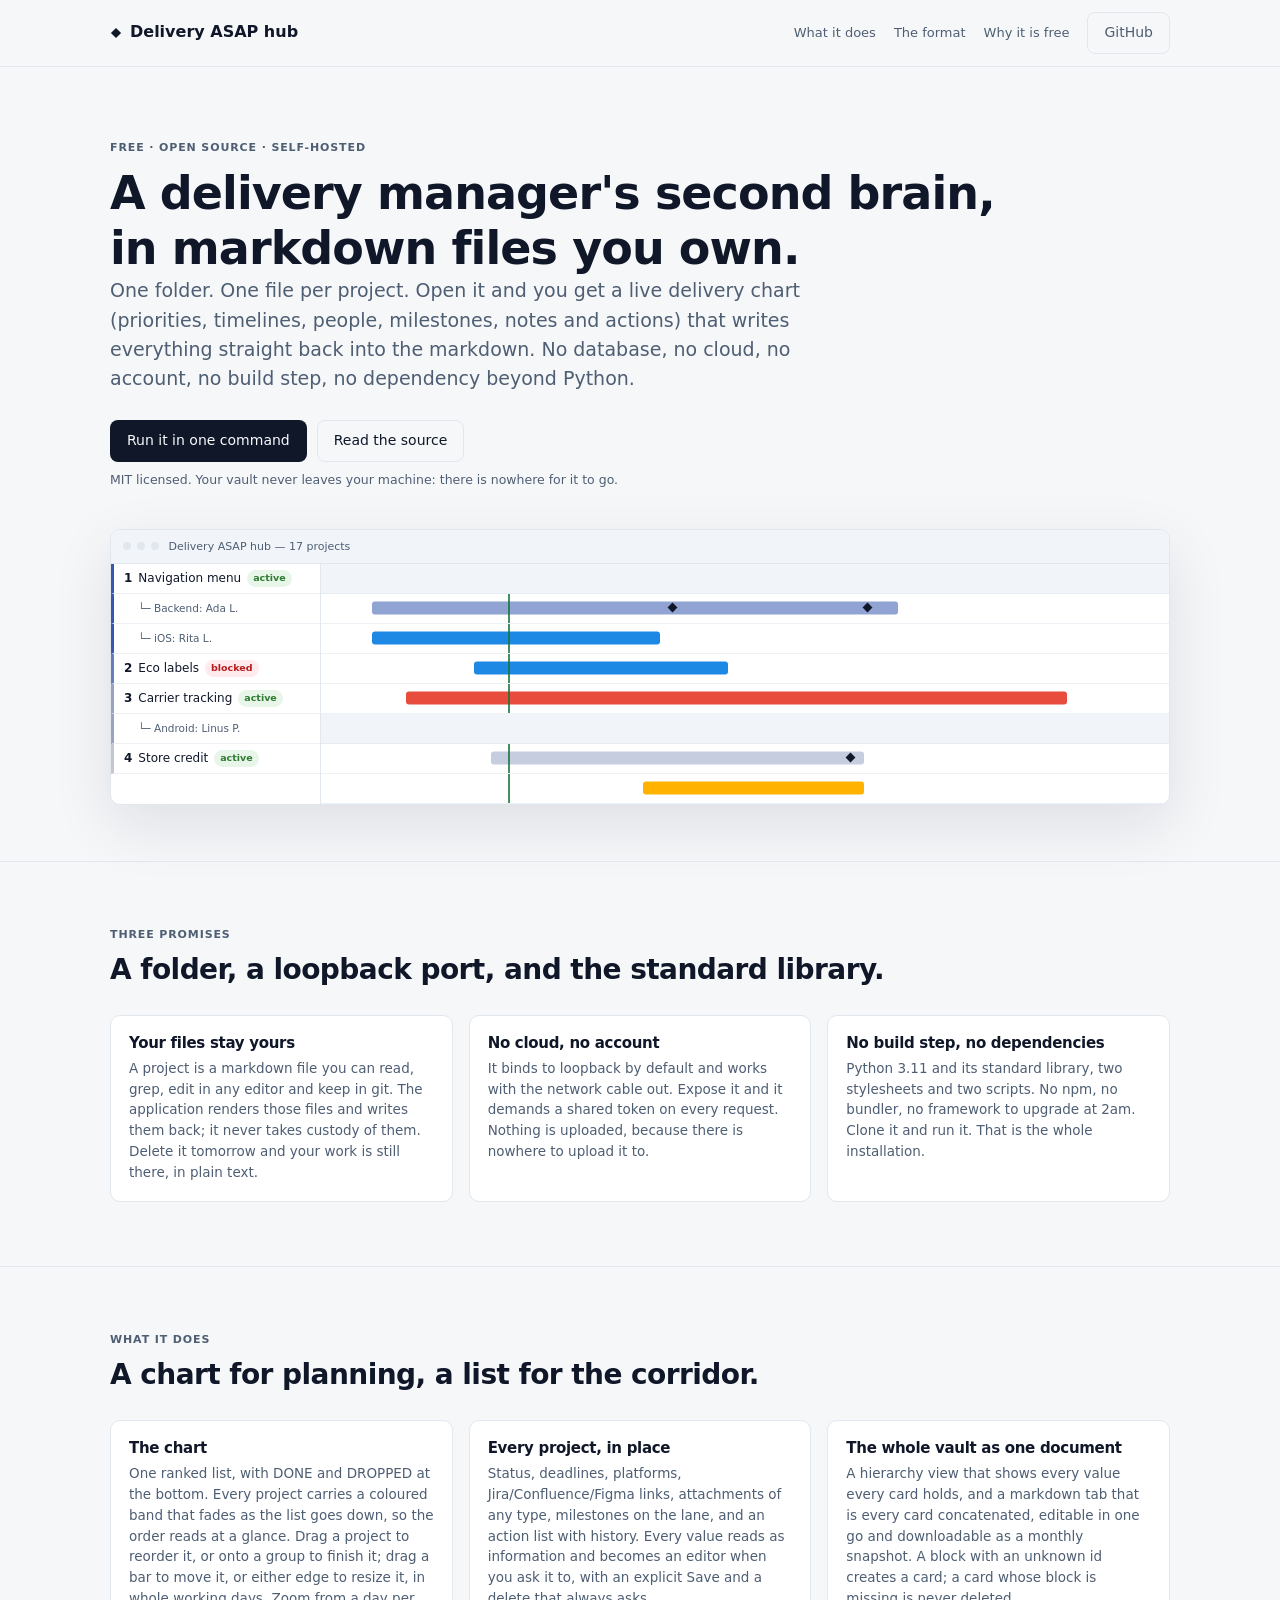
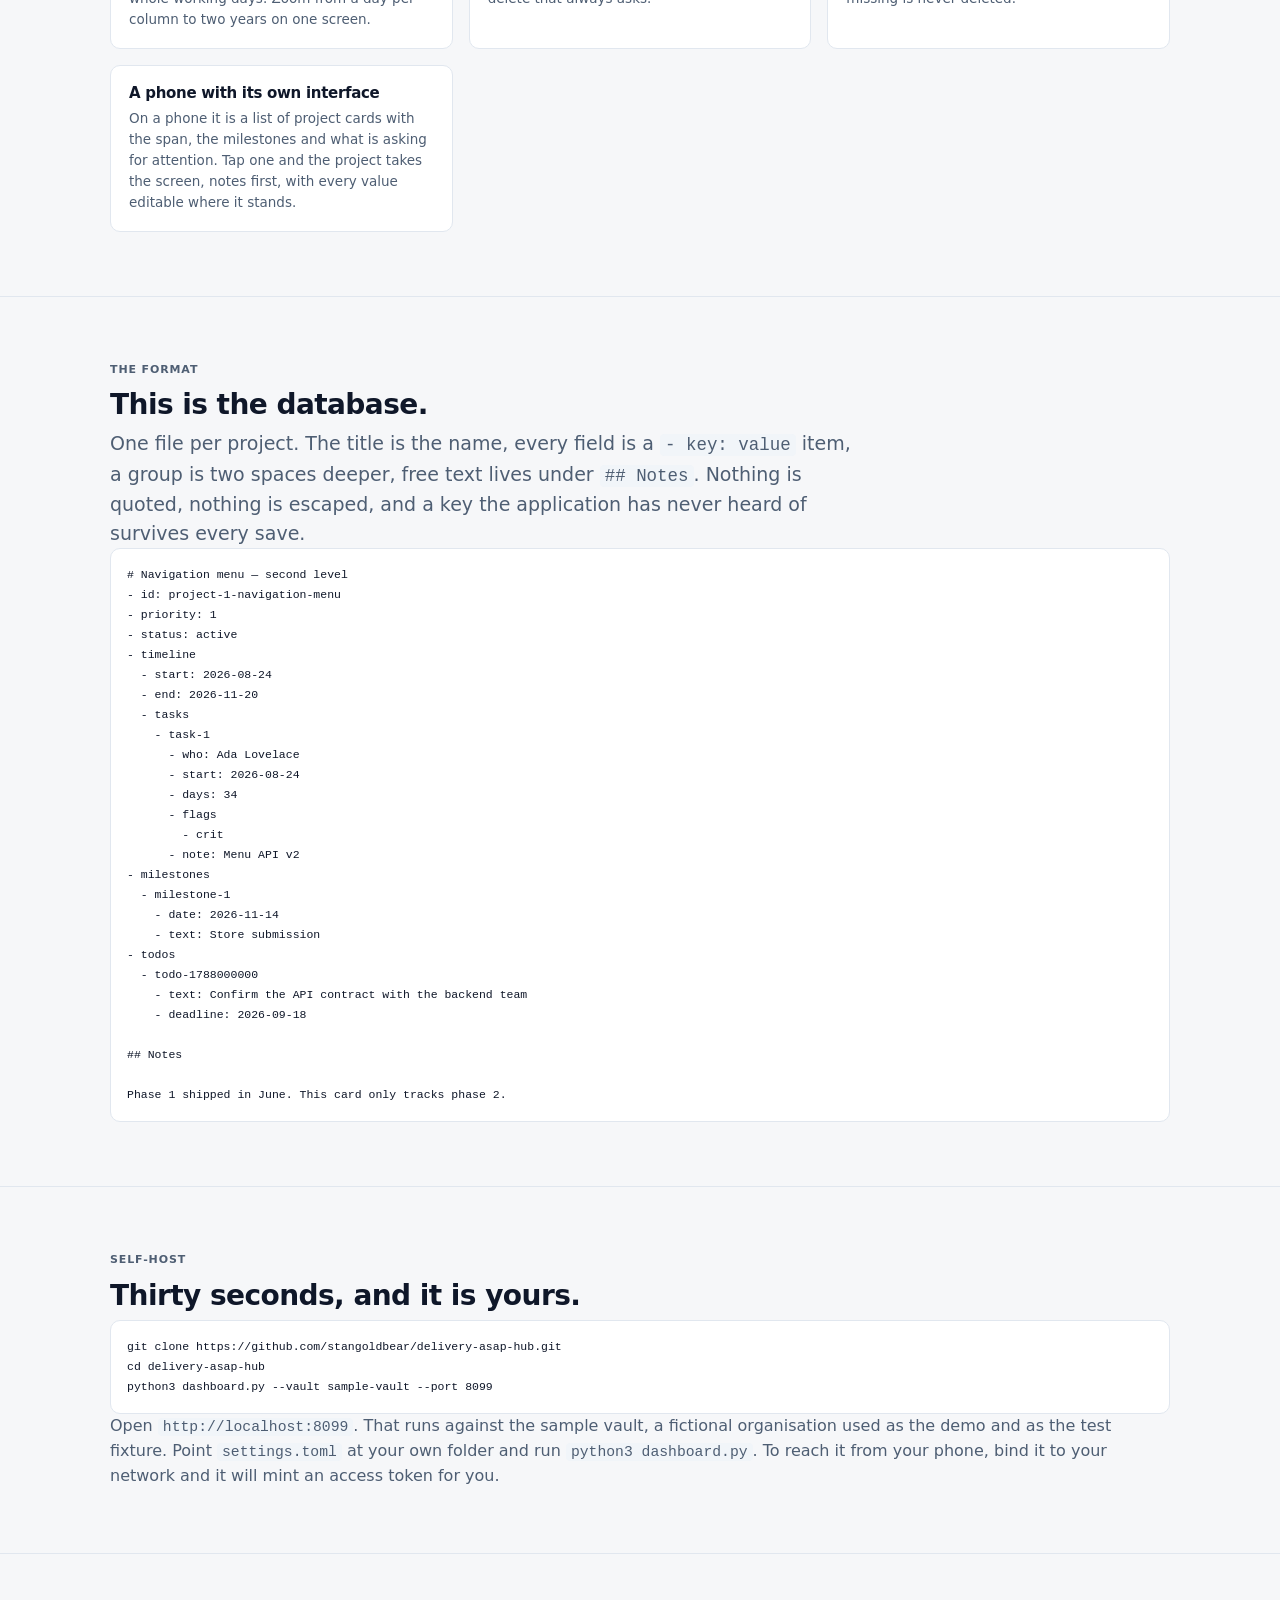
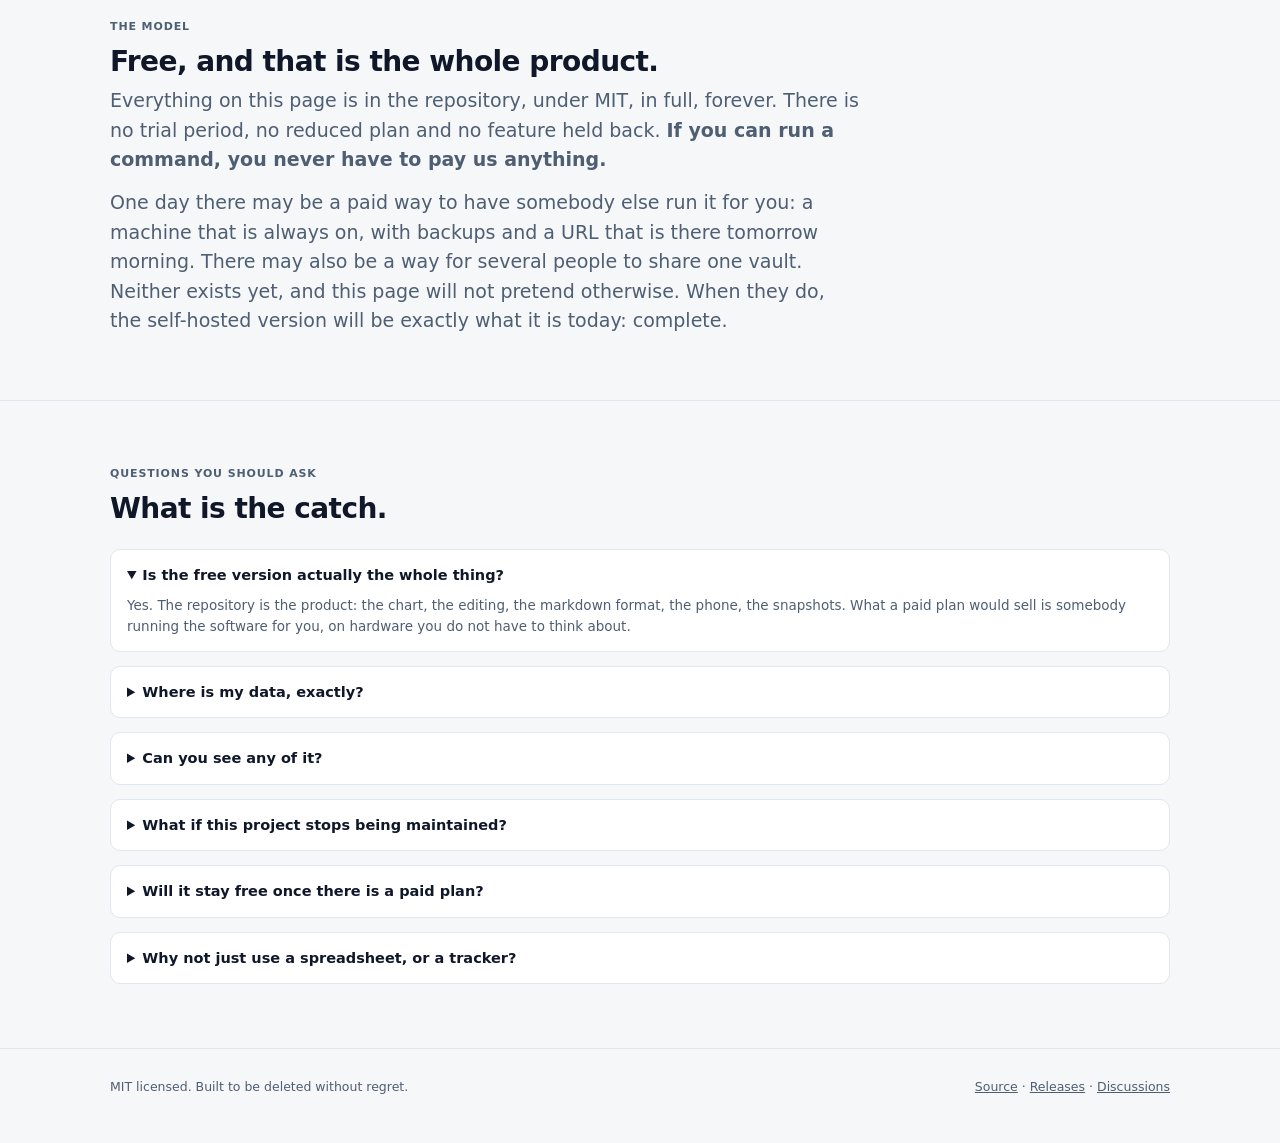
<file: docs/index.html>
<!DOCTYPE html>
<html lang="en">
<head>
<meta charset="utf-8">
<meta name="viewport" content="width=device-width, initial-scale=1">
<title>Delivery ASAP hub: a delivery manager's second brain, in markdown files you own</title>
<meta name="description" content="A local, dependency-free delivery control center: a folder of markdown cards rendered as an interactive Gantt chart, with notes, milestones and a phone that works. Free, open source, self-hostable.">
<meta name="theme-color" content="#f6f7f9" media="(prefers-color-scheme: light)">
<meta name="theme-color" content="#0b1220" media="(prefers-color-scheme: dark)">
<link rel="icon" href="data:image/svg+xml,%3Csvg xmlns='http://www.w3.org/2000/svg' viewBox='0 0 16 16'%3E%3Cpath fill='%23475569' d='M8 1.2 14.8 8 8 14.8 1.2 8Z'/%3E%3C/svg%3E">
<link rel="stylesheet" href="site.css">
<meta property="og:title" content="Delivery ASAP hub">
<meta property="og:description" content="A folder of markdown files, rendered as a delivery chart. Yours, offline, free.">
<meta property="og:type" content="website">
</head>
<body>

<header class="top">
  <div class="wrap top__inner">
    <span class="mark">
      <svg viewBox="0 0 16 16" aria-hidden="true"><path d="M8 1.2 14.8 8 8 14.8 1.2 8Z"/></svg>
      Delivery ASAP hub
    </span>
    <nav>
      <a href="#what">What it does</a>
      <a href="#format">The format</a>
      <a href="#model">Why it is free</a>
      <a class="btn btn--ghost" href="https://github.com/stangoldbear/delivery-asap-hub">GitHub</a>
    </nav>
  </div>
</header>

<main>

<section class="hero">
  <div class="wrap">
    <p class="eyebrow">Free · open source · self-hosted</p>
    <h1>A delivery manager's second brain,<br>in markdown files you own.</h1>
    <p class="lead">One folder. One file per project. Open it and you get a live
    delivery chart (priorities, timelines, people, milestones, notes and actions)
    that writes everything straight back into the markdown. No database, no
    cloud, no account, no build step, no dependency beyond Python.</p>

    <div class="hero__actions">
      <a class="btn btn--primary" href="#selfhost">Run it in one command</a>
      <a class="btn btn--ghost" href="https://github.com/stangoldbear/delivery-asap-hub">Read the source</a>
    </div>
    <p class="hero__note">MIT licensed. Your vault never leaves your machine:
    there is nowhere for it to go.</p>

    <div class="shot" aria-hidden="true">
      <div class="shot__bar"><span class="shot__dot"></span><span class="shot__dot"></span><span class="shot__dot"></span>
        &nbsp;Delivery ASAP hub — 17 projects</div>
      <div class="shot__grid">
        <div class="shot__labels">
          <div class="shot__row" style="--rail:hsl(var(--band-1))"><strong>1</strong> Navigation menu <span class="pill pill--active">active</span></div>
          <div class="shot__row shot__row--sub" style="--rail:hsl(var(--band-1))">└─ Backend: Ada L.</div>
          <div class="shot__row shot__row--sub" style="--rail:hsl(var(--band-1))">└─ iOS: Rita L.</div>
          <div class="shot__row" style="--rail:hsl(var(--band-2))"><strong>2</strong> Eco labels <span class="pill pill--blocked">blocked</span></div>
          <div class="shot__row" style="--rail:hsl(var(--band-3))"><strong>3</strong> Carrier tracking <span class="pill pill--active">active</span></div>
          <div class="shot__row shot__row--sub" style="--rail:hsl(var(--band-3))">└─ Android: Linus P.</div>
          <div class="shot__row" style="--rail:hsl(var(--band-4))"><strong>4</strong> Store credit <span class="pill pill--active">active</span></div>
        </div>
        <div>
          <div class="shot__lane" style="background:hsl(var(--muted))"></div>
          <div class="shot__lane">
            <span class="shot__bar-piece" style="left:6%;width:62%;background:hsl(var(--band-1)/.55)"></span>
            <span class="shot__mark" style="left:41%"></span>
            <span class="shot__mark" style="left:64%"></span>
            <span class="shot__today" style="left:22%"></span>
          </div>
          <div class="shot__lane"><span class="shot__bar-piece" style="left:6%;width:34%;background:#1e88e5"></span><span class="shot__today" style="left:22%"></span></div>
          <div class="shot__lane"><span class="shot__bar-piece" style="left:18%;width:30%;background:#1e88e5"></span><span class="shot__today" style="left:22%"></span></div>
          <div class="shot__lane">
            <span class="shot__bar-piece" style="left:10%;width:78%;background:#e74c3c"></span>
            <span class="shot__today" style="left:22%"></span>
          </div>
          <div class="shot__lane" style="background:hsl(var(--muted))"></div>
          <div class="shot__lane">
            <span class="shot__bar-piece" style="left:20%;width:44%;background:hsl(var(--band-3)/.55)"></span>
            <span class="shot__mark" style="left:62%"></span>
            <span class="shot__today" style="left:22%"></span>
          </div>
          <div class="shot__lane"><span class="shot__bar-piece" style="left:38%;width:26%;background:#ffb300"></span><span class="shot__today" style="left:22%"></span></div>
        </div>
      </div>
    </div>
  </div>
</section>

<section id="what">
  <div class="wrap">
    <p class="eyebrow">Three promises</p>
    <h2>A folder, a loopback port, and the standard library.</h2>
    <div class="grid grid--3">
      <div class="card">
        <h3>Your files stay yours</h3>
        <p>A project is a markdown file you can read, grep, edit in any editor
        and keep in git. The application renders those files and writes them
        back; it never takes custody of them. Delete it tomorrow and your work
        is still there, in plain text.</p>
      </div>
      <div class="card">
        <h3>No cloud, no account</h3>
        <p>It binds to loopback by default and works with the network cable out.
        Expose it and it demands a shared token on every request. Nothing is
        uploaded, because there is nowhere to upload it to.</p>
      </div>
      <div class="card">
        <h3>No build step, no dependencies</h3>
        <p>Python 3.11 and its standard library, two stylesheets and two
        scripts. No npm, no bundler, no framework to upgrade at 2am. Clone it
        and run it. That is the whole installation.</p>
      </div>
    </div>
  </div>
</section>

<section>
  <div class="wrap">
    <p class="eyebrow">What it does</p>
    <h2>A chart for planning, a list for the corridor.</h2>
    <div class="grid grid--2">
      <div class="card">
        <h3>The chart</h3>
        <p>One ranked list, with DONE and DROPPED at the bottom. Every project
        carries a coloured band that fades as the list goes down, so the order
        reads at a glance. Drag a project to reorder it, or onto a group to
        finish it; drag a bar to move it, or either edge to resize it, in whole
        working days. Zoom from a day per column to two years on one screen.</p>
      </div>
      <div class="card">
        <h3>Every project, in place</h3>
        <p>Status, deadlines, platforms, Jira/Confluence/Figma links,
        attachments of any type, milestones on the lane, and an action list with
        history. Every value reads as information and becomes an editor when
        you ask it to, with an explicit Save and a delete that always asks.</p>
      </div>
      <div class="card">
        <h3>The whole vault as one document</h3>
        <p>A hierarchy view that shows every value every card holds, and a
        markdown tab that is every card concatenated, editable in one go and
        downloadable as a monthly snapshot. A block with an unknown id creates a
        card; a card whose block is missing is never deleted.</p>
      </div>
      <div class="card">
        <h3>A phone with its own interface</h3>
        <p>On a phone it is a list of project cards with the span, the
        milestones and what is asking for attention. Tap one and the project
        takes the screen, notes first, with every value editable where it
        stands.</p>
      </div>
    </div>
  </div>
</section>

<section id="format">
  <div class="wrap">
    <p class="eyebrow">The format</p>
    <h2>This is the database.</h2>
    <p class="lead">One file per project. The title is the name, every field is
    a <code>- key: value</code> item, a group is two spaces deeper, free text
    lives under <code>## Notes</code>. Nothing is quoted, nothing is escaped,
    and a key the application has never heard of survives every save.</p>
<pre><code># Navigation menu — second level
- id: project-1-navigation-menu
- priority: 1
- status: active
- timeline
  - start: 2026-08-24
  - end: 2026-11-20
  - tasks
    - task-1
      - who: Ada Lovelace
      - start: 2026-08-24
      - days: 34
      - flags
        - crit
      - note: Menu API v2
- milestones
  - milestone-1
    - date: 2026-11-14
    - text: Store submission
- todos
  - todo-1788000000
    - text: Confirm the API contract with the backend team
    - deadline: 2026-09-18

## Notes

Phase 1 shipped in June. This card only tracks phase 2.</code></pre>
  </div>
</section>

<section id="selfhost">
  <div class="wrap">
    <p class="eyebrow">Self-host</p>
    <h2>Thirty seconds, and it is yours.</h2>
<pre><code>git clone https://github.com/stangoldbear/delivery-asap-hub.git
cd delivery-asap-hub
python3 dashboard.py --vault sample-vault --port 8099</code></pre>
    <p>Open <code>http://localhost:8099</code>. That runs against the sample
    vault, a fictional organisation used as the demo and as the test fixture.
    Point <code>settings.toml</code> at your own folder and run
    <code>python3 dashboard.py</code>. To reach it from your phone, bind it to
    your network and it will mint an access token for you.</p>
  </div>
</section>

<section id="model">
  <div class="wrap">
    <p class="eyebrow">The model</p>
    <h2>Free, and that is the whole product.</h2>
    <p class="lead">Everything on this page is in the repository, under MIT, in
    full, forever. There is no trial period, no reduced plan and no feature
    held back. <strong>If you can run a command, you never have to pay us
    anything.</strong></p>
    <p class="lead" style="margin-top:14px">One day there may be a paid way to
    have somebody else run it for you: a machine that is always on, with
    backups and a URL that is there tomorrow morning. There may also be a way
    for several people to share one vault. Neither exists yet, and this page
    will not pretend otherwise. When they do, the self-hosted version will be
    exactly what it is today: complete.</p>
  </div>
</section>

<section>
  <div class="wrap">
    <p class="eyebrow">Questions you should ask</p>
    <h2>What is the catch.</h2>
    <div class="faq">
      <details open>
        <summary>Is the free version actually the whole thing?</summary>
        <p>Yes. The repository is the product: the chart, the editing, the
        markdown format, the phone, the snapshots. What a paid plan would sell
        is somebody running the software for you, on hardware you do not have
        to think about.</p>
      </details>
      <details>
        <summary>Where is my data, exactly?</summary>
        <p>In the folder you pointed the application at, as markdown files, one
        per project, with attachments beside them. There is no database and no
        hidden index. Back it up by copying a folder; version it by committing
        one.</p>
      </details>
      <details>
        <summary>Can you see any of it?</summary>
        <p>No. The self-hosted application makes no outbound request of any
        kind: it has a content security policy that forbids one and no
        telemetry to send. On the hosted plan we would hold your files the way
        any host does, and you can leave with them at any time.</p>
      </details>
      <details>
        <summary>What if this project stops being maintained?</summary>
        <p>You keep a working copy of a program with no dependencies and no
        build step, and a vault of plain markdown that any editor can open. The
        worst case is a folder of files that outlives the software, which is
        why the format is what it is.</p>
      </details>
      <details>
        <summary>Will it stay free once there is a paid plan?</summary>
        <p>The application stays exactly as it is: MIT, complete, self-hostable.
        Anything paid would be somebody running it for you, or several people
        sharing one vault. Features already in your copy stay in it.</p>
      </details>
      <details>
        <summary>Why not just use a spreadsheet, or a tracker?</summary>
        <p>Because a spreadsheet does not draw a delivery plan, and a tracker
        owns your data, charges per seat and still cannot tell you what is
        blocked this week without four clicks. This is one screen, built for
        one person who has to answer that question all day.</p>
      </details>
    </div>
  </div>
</section>

</main>

<footer class="bottom">
  <div class="wrap" style="display:flex;gap:14px;justify-content:space-between;flex-wrap:wrap">
    <span>MIT licensed. Built to be deleted without regret.</span>
    <span>
      <a href="https://github.com/stangoldbear/delivery-asap-hub">Source</a> ·
      <a href="https://github.com/stangoldbear/delivery-asap-hub/releases">Releases</a> ·
      <a href="https://github.com/stangoldbear/delivery-asap-hub/discussions">Discussions</a>
    </span>
  </div>
</footer>

</body>
</html>
</file>
<file: docs/site.css>
/* ============================================================================
   Delivery ASAP hub: the public page.

   The same vocabulary as the application: the shadcn tokens it was ported onto,
   the same diamond, light and dark by the system preference. A landing page
   that looks like the thing it is selling is the cheapest honest signal there
   is, and the only one this page makes.
   ========================================================================== */

:root {
  --background: 210 20% 97%;
  --foreground: 222 47% 11%;
  --card: 0 0% 100%;
  --muted: 210 40% 96%;
  --muted-foreground: 215 19% 38%;
  --border: 214 32% 91%;
  --primary: 222 47% 11%;
  --primary-foreground: 210 40% 98%;
  --accent: 210 40% 94%;
  --today: 142 69% 27%;
  /* The priority ramp: one hue, fading down the list. The application solves
     these against whichever theme is on; the page only has to show the idea. */
  --band-1: 223 53% 45%;
  --band-2: 223 40% 57%;
  --band-3: 223 26% 68%;
  --band-4: 223 12% 79%;
  --radius: 10px;
  --font-sans: system-ui, -apple-system, 'Segoe UI', Roboto, sans-serif;
  --font-mono: ui-monospace, 'SF Mono', Menlo, Consolas, monospace;
}

@media (prefers-color-scheme: dark) {
  :root {
    --background: 222 47% 7%;
    --foreground: 210 40% 96%;
    --card: 222 44% 10%;
    --muted: 217 33% 15%;
    --muted-foreground: 215 20% 70%;
    --border: 217 33% 20%;
    --primary: 210 40% 96%;
    --primary-foreground: 222 47% 11%;
    --accent: 217 33% 20%;
    --today: 142 55% 42%;
  }
}

* { box-sizing: border-box; margin: 0; padding: 0; }

body {
  font-family: var(--font-sans);
  background: hsl(var(--background));
  color: hsl(var(--foreground));
  line-height: 1.55;
  -webkit-font-smoothing: antialiased;
}

.wrap { width: min(1060px, 100% - 40px); margin: 0 auto; }
section { padding: 64px 0; border-top: 1px solid hsl(var(--border)); }
section:first-of-type { border-top: none; }

h1, h2, h3 { line-height: 1.2; letter-spacing: -.02em; }
h1 { font-size: clamp(32px, 5vw, 46px); font-weight: 600; }
h2 { font-size: clamp(22px, 3vw, 28px); font-weight: 600; margin-bottom: 8px; }
h3 { font-size: 15px; font-weight: 600; }
p { color: hsl(var(--muted-foreground)); }
.lead { font-size: clamp(16px, 2vw, 19px); max-width: 62ch; }
.eyebrow {
  font-size: 11px; font-weight: 600; text-transform: uppercase; letter-spacing: .08em;
  color: hsl(var(--muted-foreground)); margin-bottom: 10px;
}

/* ─── Header ─────────────────────────────────────────────────────────────── */
header.top {
  position: sticky; top: 0; z-index: 5;
  background: hsl(var(--background) / .88); backdrop-filter: blur(8px);
  border-bottom: 1px solid hsl(var(--border));
}
.top__inner { display: flex; align-items: center; justify-content: space-between; padding: 12px 0; }
.mark { display: flex; align-items: center; gap: 8px; font-weight: 600; }
.mark svg { width: 12px; height: 12px; fill: currentColor; }
.top nav { display: flex; align-items: center; gap: 18px; font-size: 13px; }
.top nav a { color: hsl(var(--muted-foreground)); text-decoration: none; }
.top nav a:hover { color: hsl(var(--foreground)); }

/* ─── Buttons ────────────────────────────────────────────────────────────── */
.btn {
  display: inline-flex; align-items: center; gap: 8px;
  padding: 9px 16px; border-radius: 8px; border: 1px solid transparent;
  font-size: 14px; font-weight: 500; text-decoration: none; cursor: pointer;
}
.btn--primary { background: hsl(var(--primary)); color: hsl(var(--primary-foreground)); }
.btn--ghost { border-color: hsl(var(--border)); color: hsl(var(--foreground)); }
.btn--ghost:hover { background: hsl(var(--accent)); }

/* ─── Hero ───────────────────────────────────────────────────────────────── */
.hero { padding: 72px 0 56px; }
.hero__actions { display: flex; gap: 10px; flex-wrap: wrap; margin: 26px 0 8px; }
.hero__note { font-size: 12.5px; color: hsl(var(--muted-foreground)); }

/* A miniature of the interface, drawn rather than photographed: no screenshot
   to go stale, and it is the same design language either way. */
.shot {
  margin-top: 40px; background: hsl(var(--card));
  border: 1px solid hsl(var(--border)); border-radius: var(--radius);
  overflow: hidden; box-shadow: 0 20px 60px hsl(222 47% 11% / .10);
}
.shot__bar {
  display: flex; align-items: center; gap: 6px; padding: 8px 12px;
  border-bottom: 1px solid hsl(var(--border)); background: hsl(var(--muted));
  font-size: 11px; color: hsl(var(--muted-foreground));
}
.shot__dot { width: 8px; height: 8px; border-radius: 999px; background: hsl(var(--border)); }
.shot__grid { display: grid; grid-template-columns: 210px 1fr; }
.shot__labels { border-right: 1px solid hsl(var(--border)); }
.shot__lane { position: relative; border-bottom: 1px solid hsl(var(--border) / .6); height: 30px; }
.shot__row {
  display: flex; align-items: center; gap: 6px; height: 30px; padding: 0 10px;
  border-bottom: 1px solid hsl(var(--border) / .6); font-size: 12px;
  border-left: 3px solid var(--rail, transparent);
}
.shot__row--group {
  background: hsl(var(--muted)); font-size: 10px; font-weight: 600;
  text-transform: uppercase; letter-spacing: .05em; color: hsl(var(--muted-foreground));
}
.shot__row--sub { font-size: 10.5px; color: hsl(var(--muted-foreground)); padding-left: 24px; }
.shot__bar-piece {
  position: absolute; top: 50%; transform: translateY(-50%);
  height: 13px; border-radius: 3px;
}
.shot__mark {
  position: absolute; top: 50%; width: 7px; height: 7px; margin-top: -4px;
  background: hsl(var(--foreground)); transform: rotate(45deg);
}
.shot__today { position: absolute; top: 0; bottom: 0; width: 2px; background: hsl(var(--today) / .8); }
.pill {
  font-size: 9.5px; font-weight: 600; padding: 1px 6px; border-radius: 999px;
  background: hsl(var(--muted)); color: hsl(var(--muted-foreground));
}
.pill--active { background: #e8f5e9; color: #2e7d32; }
.pill--blocked { background: #ffebee; color: #b71c1c; }

/* ─── Grids ──────────────────────────────────────────────────────────────── */
.grid { display: grid; gap: 16px; margin-top: 28px; }
.grid--3 { grid-template-columns: repeat(auto-fit, minmax(260px, 1fr)); }
.grid--2 { grid-template-columns: repeat(auto-fit, minmax(320px, 1fr)); }
.card {
  background: hsl(var(--card)); border: 1px solid hsl(var(--border));
  border-radius: var(--radius); padding: 18px;
}
.card h3 { margin-bottom: 6px; }
.card p { font-size: 13.5px; }

pre {
  background: hsl(var(--card)); border: 1px solid hsl(var(--border));
  border-radius: var(--radius); padding: 16px; overflow-x: auto;
  font-family: var(--font-mono); font-size: 12.5px; line-height: 1.6;
  color: hsl(var(--foreground));
}
code { font-family: var(--font-mono); font-size: .92em; }
p code { background: hsl(var(--muted)); padding: 1px 5px; border-radius: 4px; }

/* ─── Plans ──────────────────────────────────────────────────────────────── */
.plan { display: flex; flex-direction: column; }
.plan--main { border-color: hsl(var(--foreground) / .35); }
.plan__price { font-size: 28px; font-weight: 600; letter-spacing: -.02em; margin: 10px 0 2px; }
.plan__price small { font-size: 13px; font-weight: 400; color: hsl(var(--muted-foreground)); }
.plan ul { list-style: none; margin: 14px 0 18px; display: grid; gap: 7px; }
.plan li { font-size: 13.5px; color: hsl(var(--muted-foreground)); padding-left: 18px; position: relative; }
.plan li::before {
  content: ''; position: absolute; left: 3px; top: 8px;
  width: 6px; height: 6px; background: hsl(var(--foreground)); transform: rotate(45deg);
}
.plan .btn { margin-top: auto; justify-content: center; }
.badge-soon {
  font-size: 10px; font-weight: 600; text-transform: uppercase; letter-spacing: .06em;
  padding: 2px 7px; border-radius: 999px; border: 1px solid hsl(var(--border));
  color: hsl(var(--muted-foreground));
}

.faq { display: grid; gap: 14px; margin-top: 24px; }
.faq details {
  background: hsl(var(--card)); border: 1px solid hsl(var(--border));
  border-radius: var(--radius); padding: 14px 16px;
}
.faq summary { font-weight: 600; font-size: 14.5px; cursor: pointer; }
.faq p { font-size: 13.5px; margin-top: 8px; }

footer.bottom {
  border-top: 1px solid hsl(var(--border)); padding: 28px 0 48px;
  font-size: 12.5px; color: hsl(var(--muted-foreground));
  display: flex; gap: 14px; justify-content: space-between; flex-wrap: wrap;
}
footer.bottom a { color: inherit; }

@media (max-width: 720px) {
  section { padding: 44px 0; }
  .shot__grid { grid-template-columns: 130px 1fr; }
  .top nav a:not(.btn) { display: none; }
}
</file>
